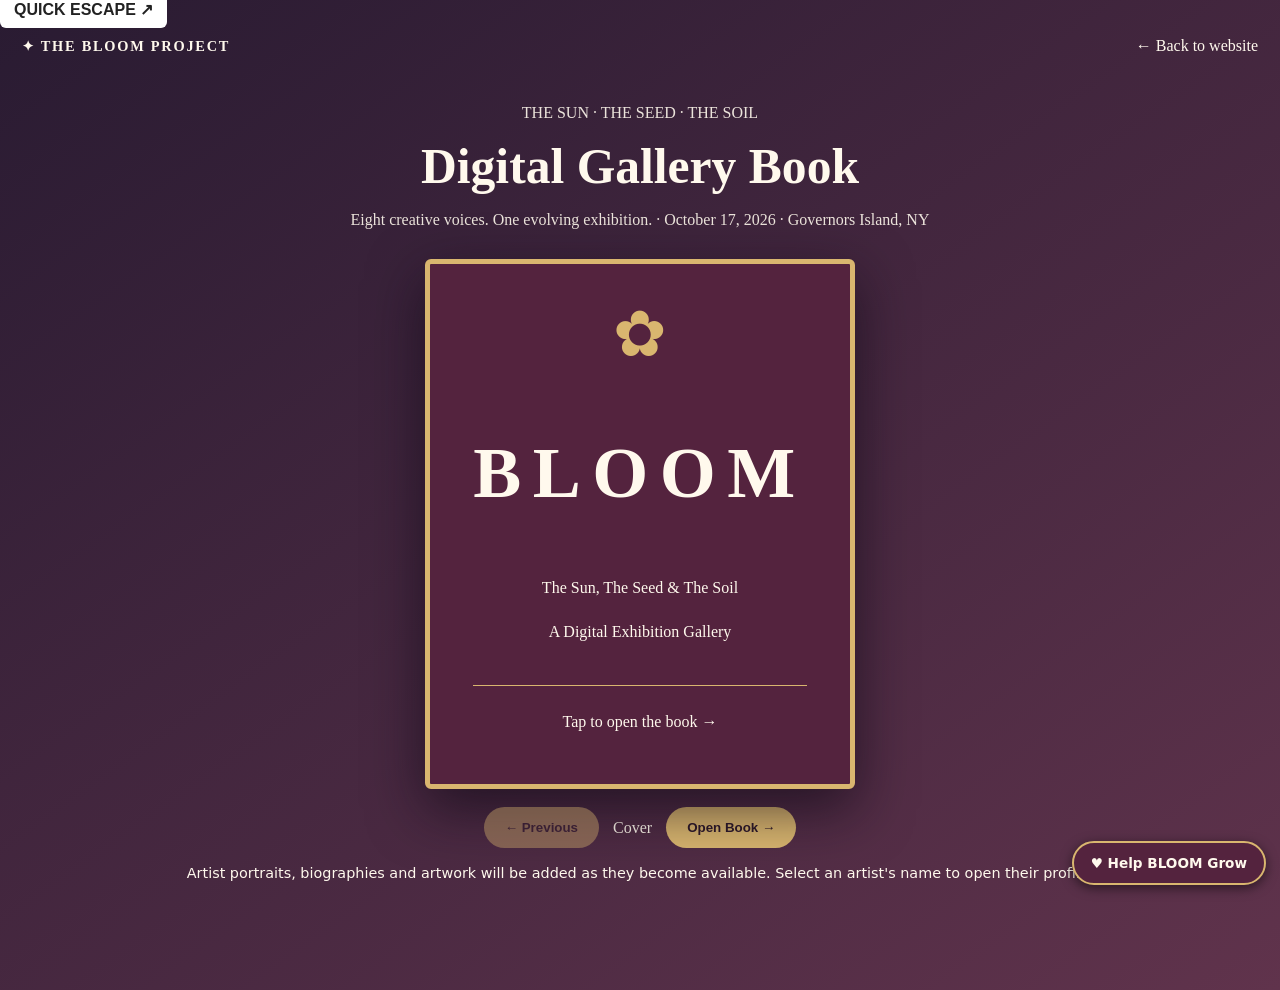
<file: gallery.html>
<!doctype html>
<html lang="en"><head><meta charset="utf-8"><meta name="viewport" content="width=device-width,initial-scale=1">
<title>The BLOOM Project | Digital Gallery Book</title>
<style>
.image-slot{width:100%;min-height:250px}.image-slot.art{min-height:330px}.image-slot img{display:block;width:100%;height:300px;object-fit:contain;background:#f2e9e5}.image-slot.art img{height:330px}.image-slot .placeholder{min-height:300px}.image-slot.art .placeholder{min-height:330px}dialog{max-height:88vh;overflow-y:auto}dialog .work{border-top:1px solid #cbb4a2;margin-top:20px;padding-top:20px}dialog .image-slot{max-width:340px}dialog p{line-height:1.65}dialog h3{margin-top:22px} @media(max-width:650px){.image-slot,.image-slot.art{min-height:190px}.image-slot img,.image-slot.art img{height:210px}.image-slot .placeholder,.image-slot.art .placeholder{min-height:210px}}

:root{--wine:#54233e;--purple:#432a56;--gold:#d9b66f;--paper:#fff9ed;--ink:#302338}
*{box-sizing:border-box}body{margin:0;background:linear-gradient(145deg,#291b32,#60334c);font-family:Georgia,serif;color:var(--paper);min-height:100vh}
header{padding:18px 22px;display:flex;justify-content:space-between;align-items:center;gap:12px;flex-wrap:wrap}a{color:inherit}header a{text-decoration:none}header strong{letter-spacing:.12em;font-size:.9rem}
main{max-width:1120px;margin:auto;padding:15px 16px 90px;text-align:center}h1{font-size:clamp(1.8rem,5vw,3.1rem);margin:.3em 0}.intro{opacity:.9}
.book-shell{perspective:1800px;margin:30px auto 18px;max-width:950px}.book{display:flex;min-height:470px;box-shadow:0 20px 55px #100916aa;border-radius:6px;overflow:hidden;transition:transform .5s ease;transform-origin:left center}.book.cover{max-width:430px;min-height:530px;background:var(--wine);border:5px solid var(--gold);margin:auto;display:flex;align-items:center;justify-content:center;cursor:pointer}.book.cover:hover{transform:rotateY(-7deg)}
.cover-inner{padding:28px}.flower{font-size:4rem;color:var(--gold)}.cover-inner h2{font-size:clamp(2.5rem,7vw,4.5rem);letter-spacing:.16em}.cover-inner p{line-height:1.7}.cover-inner .tap{border-top:1px solid var(--gold);padding-top:22px;margin-top:40px}
.page{width:50%;background:var(--paper);color:var(--ink);padding:clamp(18px,3vw,36px);text-align:left;display:flex;flex-direction:column;justify-content:center;position:relative}.page:first-child{border-right:1px solid #dcc9ae;box-shadow:inset -9px 0 16px #cabba344}.page:last-child{box-shadow:inset 9px 0 16px #cabba344}
.kicker{text-transform:uppercase;letter-spacing:.15em;font:700 .72rem system-ui;color:#82516b}.page h2{font-size:clamp(1.7rem,4vw,2.8rem);margin:.4em 0}.placeholder{border:2px dashed #b59b9f;background:#f2e9e5;color:#6d5b65;display:flex;flex-direction:column;align-items:center;justify-content:center;text-align:center;gap:8px;border-radius:4px;width:100%;font:600 .9rem system-ui;min-height:250px;padding:16px}.placeholder.art{min-height:330px}.placeholder span{font-size:2.4rem}.page button{border:0;background:var(--wine);color:white;border-radius:30px;padding:13px 20px;font-weight:700;cursor:pointer;margin-top:20px;align-self:flex-start}
.controls{display:flex;justify-content:center;align-items:center;gap:14px;flex-wrap:wrap}.controls button,.open-book{background:var(--gold);border:0;color:#2e1a2a;padding:13px 21px;border-radius:30px;font-weight:700;cursor:pointer}.controls button:disabled{opacity:.4;cursor:not-allowed}.support{position:fixed;right:14px;bottom:15px;background:var(--wine);border:2px solid var(--gold);border-radius:40px;padding:12px 17px;text-decoration:none;font:700 .85rem system-ui;z-index:5;box-shadow:0 3px 12px #0008}
dialog{border:2px solid var(--gold);border-radius:12px;max-width:600px;width:calc(100% - 32px);padding:28px;background:var(--paper);color:var(--ink)}dialog::backdrop{background:#130d18d9}dialog h2{font-size:2rem}.close{float:right;background:var(--wine);color:white;border:0;padding:9px 14px;border-radius:20px;cursor:pointer}.note{font: .9rem/1.6 system-ui}
@media(max-width:650px){.book{min-height:unset;display:block}.book.cover{min-height:450px}.page{width:100%;min-height:350px}.page:first-child{border-right:0;border-bottom:1px solid #dcc9ae}.placeholder{min-height:170px}.placeholder.art{min-height:230px}.support{bottom:10px;right:10px}main{padding-bottom:110px}}
@media(prefers-reduced-motion:reduce){.book{transition:none}}
</style></head><body>
<a href="https://www.google.com/" style="background:#fff;color:#222;padding:10px 14px;border-radius:6px;font-family:Arial,sans-serif;font-weight:bold;text-decoration:none;white-space:nowrap">QUICK ESCAPE ↗</a><header><a href="home.html"><strong>✦ THE BLOOM PROJECT</strong></a><a href="home.html">← Back to website</a></header>
<main><p class="intro">THE SUN · THE SEED · THE SOIL</p><h1>Digital Gallery Book</h1><p class="intro">Eight creative voices. One evolving exhibition. · October 17, 2026 · Governors Island, NY</p>
<div class="book-shell"><div id="book" class="book cover" role="region" aria-label="Digital exhibition book"></div></div>
<div class="controls"><button id="prev" type="button">← Previous</button><span id="count" aria-live="polite"></span><button id="next" type="button">Next →</button></div>
<p class="note">Artist portraits, biographies and artwork will be added as they become available. Select an artist's name to open their profile.</p>
</main>
<a class="support" href="support.html">♥ Help BLOOM Grow</a>
<dialog id="profile" aria-labelledby="profile-title"><button class="close" id="close" type="button">Close ✕</button><p class="kicker">Meet the Artist</p><h2 id="profile-title"></h2><div id="profile-content"></div></dialog>
<script>
const artists=[{"name": "Christine Smith-Thorpe", "short": "Christine", "slug": "christine", "bio": "Christine was always an artist and a scientist—she just didn't know it yet. After experiencing Domestic Violence herself, she has vowed to bring awareness to this important issue utilizing her art, public health, and leadership skills. She hails from Southeast Queens, New York and as a multidisciplinary artist and curator, she seeks to amplify the voices of marginalized people.", "contacts": ["Website: thebloomprojectnyc.org", "Email: luminouslifeworks@gmail.com", "Phone: 347-815-3886"], "portrait": "artists/20261017_084246.jpg", "works": [{"id": "001", "title": "Hidden Cycle (2026)", "medium": "Tempera, organza, textiles, and synthetic flowers on canvas, 95\" x 60\" (dimensions variable)", "price": "Inquire for Pricing", "image": "artworks/20261018_163446.jpg"}, {"id": "010", "title": "red light, green light (2026)", "medium": "Tempera and mbedded textile on Canvas 90\" x 60\"", "price": "$10,500", "image": "artworks/20261009_160534.jpg"}]}, {"name": "Kyra Clemons", "short": "Kyra", "slug": "kyra", "bio": "Kyra Clemons is a multidisciplinary collage artist and educator from Atlanta, Georgia, now based in Brooklyn, New York. Her work explores identity, memory, and fragmented narratives, centering the experiences of women often excluded from mainstream histories through layered visual storytelling and found materials.", "contacts": ["Website: Tosistersinwisdom.com", "Instagram: @tosistersinwisdom / @tosistersinart", "Email: tosistersinwisdom@gmail.com"], "portrait": "artists/IMG_4893.jpeg", "works": [{"id": "003", "title": "“Carrying What the Water Remembered” (Part 1) (2026)", "medium": "3D Collage, Mixed media on Wooden Panel with Resin finish, 24\" x 24\" x 1 ½ in\"", "price": "Inquire for Pricing", "image": "artworks/Clemons_Kyra_CarryingWhattheWaterRemembered(Part1).JPG"}, {"id": "005", "title": "“Carrying What the Water Remembered” (Part 2) (2026)", "medium": "3D Collage, Mixed media on Wooden Panel with Resin finish, 24\" x 24\" x 1 ½ in\"", "price": "Inquire for Pricing", "image": "artworks/Clemons_Kyra_CarryingWhattheWaterRemembered(Part2).JPG"}]}, {"name": "Natali Bravo-Barbee", "short": "Natali", "slug": "natali", "bio": "Natali Bravo-Barbee (b. 1983, Córdoba, Argentina) is an Argentine-born, New York City–based photo-based artist whose work explores memory, migration, motherhood, gender-based violence, and the politics of remembrance through photography and historic alternative processes. Her interdisciplinary installations draw from archival research and personal histories, bridging documentary, sculpture, and social practice. She holds an MFA from The City College of New York and a BA from Hunter College, and her work has been exhibited at institutions including the Griffin Museum of Photography, Mattatuck Museum, John Jay College’s Shiva Gallery, and The Halide Project.", "contacts": ["Website: natalibarbee.com", "Instagram: @barbee_bravo"], "portrait": "artists/NataliBravoBarbee_headshot2025 copy.jpg", "works": [{"id":"004","title":"Constellation Flower (2023)","medium":"Cyanotype photographic prints, watercolor paper, glue; 36 x 36 x 4.5 in; frame included","price":"$6,500","image":"artworks/05_NataliBravo_Barbee.jpg"}, {"id": "013", "title": "La Flor de Ana (2023)", "medium": "Cyanotype photographic prints, wire, Spanish moss, glass cloche and vinyl letters; 8.5 x 4.5 x 4.5 in", "price": "$950", "image": "artworks/NataliBravoBarbee_Ana's_Flower_2023.jpg"}, {"id": "017", "title": "Sitting with Femicide (femicide chair) (2023)", "medium": "Wooden chair and spray paint; 37 x 17 x 17 in", "price": "$300", "image": "artworks/Bravo_Barbee_Natali_Chair_1.jpg"}]}, {"name": "James McGhee", "short": "James", "slug": "james", "bio": "Hailing from Queens, New York, James McGhee is a multidisciplinary artist with an educational background in graphic design and graphic narrative, specializing in visual storytelling and creative expression. In 2009, the artist reached an early career milestone when their artwork was auctioned at the historic Puck Building in New York City. Drawing inspiration from culture, personal experiences, and visual narratives, the artist continues to develop a distinctive creative identity.", "contacts": ["Email: jamesalainmcgee@gmail.com"], "portrait": "artists/IMG_20261022_191511.jpg", "works": [{"id": "006", "title": "Girl in Red Bandana (2017)", "medium": "COPIC markers on Bristol board; 14 x 17 in", "price": "$300", "image": "artworks/IMG_20261022_214717.jpg"}, {"id": "014", "title": "Gravity & Hope (2017)", "medium": "COPIC markers on Bristol board; 14 x 17 in", "price": "$300", "image": "artworks/IMG_20261022_214711.jpg"}]}, {"name": "Jane Adhi", "short": "Jane", "slug": "jane", "bio": "Through heavy strokes of oil, Jane Adhi creates chairs that stand in for the presence of loved ones, candles that call in comfort, and vases that express the capacity we long to hold. Drawing from her Kenyan Luo heritage, she creates a contemporary visual language rooted in material memory, hairitage, and the sacredness of gathering at the table.", "contacts": ["Website: Info@JaneAdhi.com"], "portrait": "artists/imagejpeg_0 (2).jpg", "works": [{"id": "011", "title": "Iweya (2026)", "medium": "Oil on Canvas, 24\" x 20\" x 1.5 in\"", "price": "$2,700", "image": "artworks/Iweya 20x24 A.PNG"}]}, {"name": "Eman Rimawi-Doster", "short": "Eman", "slug": "eman", "bio": "Eman Rimawi-Doster (she/her/hers) is a Black and Palestinian woman, born in New York City. She’s dedicated to advancing marginalized communities, using art, writing, fashion, creativity, and organizing, as tools for change. She is also the funniest person you’ll ever meet.", "contacts": ["Website: www.DiversityIncludesDisability.org"], "portrait": "artists/Screenshot_20261017_111813_WhatsApp.jpg", "works": [{"id": "002", "title": "Resolute Pheonix (2026)", "medium": "Acrylic & Oil on Canvas, 24\" x 36\"", "price": "$500", "image": "artworks/IMG_1133.jpeg"}, {"id": "009", "title": "Pheonix Awoken (2026)", "medium": "Acrylic & Oil on Canvas, 24\" x 36\"", "price": "$500", "image": "artworks/IMG-20260922-WA0012(1).jpg"}]}, {"name": "Zero", "short": "Zero", "slug": "zero", "bio": "黎珈璐 [lí-jiā-lù] is formerly known as “Lydia”, and now “Zero”. They are a matriarchal storyteller, an actor in theatre, film and voice over, and an interdisciplinary artist rooted in movement practices. They are a survivor of rape in an ongoing series of intimate-partner and gender-based violence.", "contacts": ["Website: lijialu-zero.com"], "portrait": "artists/IMG-20260926-WA0007.jpg", "works": [{"id": "015", "title": "Snake 1 (2025)", "medium": "Coffee grounds, tea leaves, sunflower petals, rose petals, oak tree leaves, acorns, incense ashes, moxa ashes, paper ashes, hair, bird feather, 6\" x 18\" x 8\" in; 350 grams", "price": "Inquire for Pricing", "image": "artworks/20261001_164741.jpg"}, {"id": "016", "title": "Snake 3 (2026)", "medium": "Ceramic, 6\" x 8\" x 8\" in; 1077.8 grams", "price": "Inquire for Pricing", "image": "artworks/nǔwā_snake3_a.jpeg"}]}, {"name": "Raquel Rivera", "short": "Raquel", "slug": "raquel", "bio": "Raquel Rivera (EsuDina) is a Bronx-born Puerto Rican multidisciplinary artist and initiated Orisha Priestess based in Gettysburg, Pennsylvania. Her original artwork becomes wearable art, books, oracle decks, music, and interactive experiences, bringing Orisha stories, ancestors, and culture into everyday life.", "contacts": ["Website: abukenke.art", "Instagram: @arte_abukenke", "Email: esudina@abukenke.art"], "portrait": "artists/me 1.jpg", "works": [{"id": "008", "title": "Healing Process: For the Kids (2026)", "medium": "Watercolor, 16\" x 20\"", "price": "$1690.21", "image": "artworks/Healing Process For the Kids.jpg"},{"id": "007", "title": "Healing Process (2024)", "medium": "Bronze Frame, 3\" x 4\"", "price": "$444.21", "image": "artworks/Healing Process.jpg"}]}];
let index=-1;
const book=document.getElementById('book'),count=document.getElementById('count'),prev=document.getElementById('prev'),next=document.getElementById('next'),dialog=document.getElementById('profile');
const esc=s=>String(s).replace(/[&<>"']/g,c=>({'&':'&amp;','<':'&lt;','>':'&gt;','"':'&quot;',"'":'&#39;'}[c]));
function photo(src,alt,cls=''){
 return `<div class="image-slot ${cls}"><img src="${esc(src)}" alt="${esc(alt)}" loading="lazy" onerror="this.style.display='none';this.nextElementSibling.style.display='flex'" onload="this.nextElementSibling.style.display='none'"><div class="placeholder ${cls}" style="display:none"><span>✿</span>${cls==='art'?'Artwork photograph coming soon':'Artist portrait coming soon'}</div></div>`;
}
function render(){
 if(index<0){book.className='book cover';book.innerHTML='<div class="cover-inner"><div class="flower">✿</div><h2>BLOOM</h2><p>The Sun, The Seed &amp; The Soil</p><p>A Digital Exhibition Gallery</p><p class="tap">Tap to open the book →</p></div>';book.onclick=()=>{index=0;render()};count.textContent='Cover';}
 else if(index<artists.length){let a=artists[index];book.className='book';book.onclick=null;book.innerHTML=`<div class="page"><p class="kicker">Artist ${index+1} of ${artists.length}</p>${photo(a.portrait,'Portrait of '+a.name)}<h2>${esc(a.name)}</h2><button type="button" id="meet">Meet ${esc(a.short)} →</button></div><div class="page"><p class="kicker">Featured artwork</p>${photo(a.works[0].image,'Artwork by '+a.name,'art')}<h2>${esc(a.works[0].title)}</h2><p>${esc(a.works[0].medium)}</p><p>${esc(a.works[0].price)}</p>${a.works.length>1?'<p class="note">Additional artwork in artist profile</p>':''}</div>`;document.getElementById('meet').onclick=()=>openProfile(a);count.textContent=`${index+1} / ${artists.length}`;}
 else {book.className='book';book.onclick=null;book.innerHTML='<div class="page"><p class="kicker">Thank you</p><h2>Every story deserves to be seen.</h2><p>Thank you for exploring the artists of The BLOOM Project.</p></div><div class="page"><p class="kicker">Keep BLOOM Growing</p><h2>Art. Healing. Advocacy.</h2><p>Learn more about contributing or becoming a sponsor.</p><p><a href="support.html">Help BLOOM Grow →</a></p></div>';count.textContent='Closing pages';}
 prev.disabled=index===-1;next.disabled=index===artists.length;next.textContent=index===-1?'Open Book →':index===artists.length-1?'Closing Pages →':'Next →';
}
function openProfile(a){document.getElementById('profile-title').textContent=a.name;document.getElementById('profile-content').innerHTML=photo(a.portrait,'Portrait of '+a.name)+`<h3>Biography</h3><p>${esc(a.bio)}</p><h3>Featured artwork</h3>`+a.works.map(w=>`<div class="work">${photo(w.image,w.title,'art')}<h4>${esc(w.title)}</h4><p>${esc(w.medium)}</p><p><strong>Price:</strong> ${esc(w.price)}</p></div>`).join('')+`<h3>Artist contacts</h3>`+a.contacts.map(c=>`<p>${esc(c)}</p>`).join('');dialog.showModal()}
prev.onclick=()=>{index--;render()};next.onclick=()=>{index++;render()};document.getElementById('close').onclick=()=>dialog.close();dialog.addEventListener('click',e=>{if(e.target===dialog)dialog.close()});document.addEventListener('keydown',e=>{if(dialog.open)return;if(e.key==='ArrowRight'&&!next.disabled)next.click();if(e.key==='ArrowLeft'&&!prev.disabled)prev.click()});render();
</script></body></html>
</file>
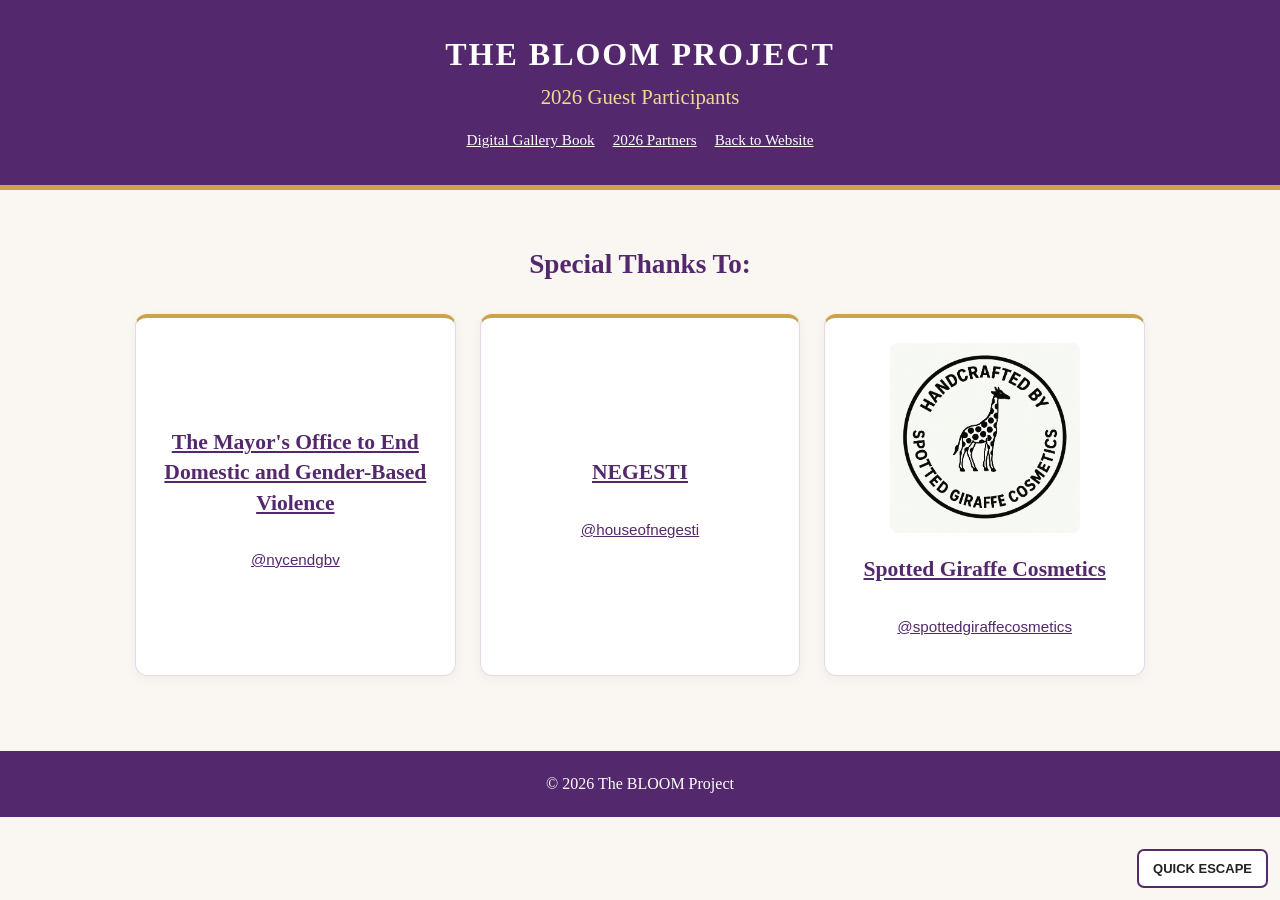
<file: guest-participants-2026.html>
<!DOCTYPE html>
<html lang="en">
<head>
<meta charset="UTF-8">
<meta name="viewport" content="width=device-width, initial-scale=1">
<title>Guest Participants — Special Thanks | The BLOOM Project</title>
<style>
*{box-sizing:border-box}
body{margin:0;font-family:Georgia,serif;background:#faf6f1;color:#302039}
header{background:#54286c;color:#fff;text-align:center;padding:36px 18px;border-bottom:5px solid #c9a34e}
header h1{margin:0;font-size:2rem;letter-spacing:2px}
header p{color:#f0d995;margin:12px 0 0;font-size:1.3rem}
nav{display:flex;justify-content:center;gap:18px;flex-wrap:wrap;margin-top:22px}
nav a{color:#fff;text-decoration:underline;font-size:.95rem}
main{max-width:1050px;margin:auto;padding:36px 20px 75px}
.intro{text-align:center;margin:0 auto 34px}
.intro h2{color:#54286c;font-size:1.7rem}
.grid{display:grid;grid-template-columns:repeat(auto-fit,minmax(240px,1fr));gap:24px}
.guest{background:#fff;border:1px solid #e5d8e9;border-top:4px solid #c9a34e;border-radius:12px;padding:25px 18px;text-align:center;box-shadow:0 3px 12px #0000000b;display:flex;flex-direction:column;justify-content:center;align-items:center;min-height:260px}
.guest h2{color:#54286c;font-size:1.35rem;line-height:1.4}
.guest a{color:#54286c}
.guest img{width:100%;max-width:230px;height:190px;object-fit:contain;border-radius:8px}
.handle{font-family:Arial,sans-serif;font-size:.95rem}
footer{text-align:center;padding:24px;background:#54286c;color:#fff}
.escape{position:fixed;right:12px;bottom:12px;background:#fff;color:#222;border:2px solid #54286c;padding:10px 14px;border-radius:7px;font:700 13px Arial,sans-serif;text-decoration:none;z-index:100}
</style>
</head>
<body>
<header>
<h1>THE BLOOM PROJECT</h1>
<p>2026 Guest Participants</p>
<nav>
<a href="gallery.html">Digital Gallery Book</a>
<a href="partners-2026.html">2026 Partners</a>
<a href="home.html">Back to Website</a>
</nav>
</header>
<main>
<div class="intro">
<h2>Special Thanks To:</h2>
</div>
<section class="grid">
<article class="guest">
<h2><a href="https://www.instagram.com/nycendgbv/" target="_blank" rel="noopener noreferrer">The Mayor's Office to End Domestic and Gender-Based Violence</a></h2>
<p class="handle"><a href="https://www.instagram.com/nycendgbv/" target="_blank" rel="noopener noreferrer">@nycendgbv</a></p>
</article>
<article class="guest">
<h2><a href="https://www.instagram.com/houseofnegesti/" target="_blank" rel="noopener noreferrer">NEGESTI</a></h2>
<p class="handle"><a href="https://www.instagram.com/houseofnegesti/" target="_blank" rel="noopener noreferrer">@houseofnegesti</a></p>
</article>
<article class="guest">
<a href="https://www.instagram.com/spottedgiraffecosmetics/" target="_blank" rel="noopener noreferrer">
<img src="StephanieSpotted.png" alt="Spotted Giraffe Cosmetics">
</a>
<h2><a href="https://www.instagram.com/spottedgiraffecosmetics/" target="_blank" rel="noopener noreferrer">Spotted Giraffe Cosmetics</a></h2>
<p class="handle"><a href="https://www.instagram.com/spottedgiraffecosmetics/" target="_blank" rel="noopener noreferrer">@spottedgiraffecosmetics</a></p>
</article>
</section>
</main>
<footer>© 2026 The BLOOM Project</footer>
<a class="escape" href="https://www.google.com/" rel="noopener noreferrer">QUICK ESCAPE</a>
</body>
</html>
</file>
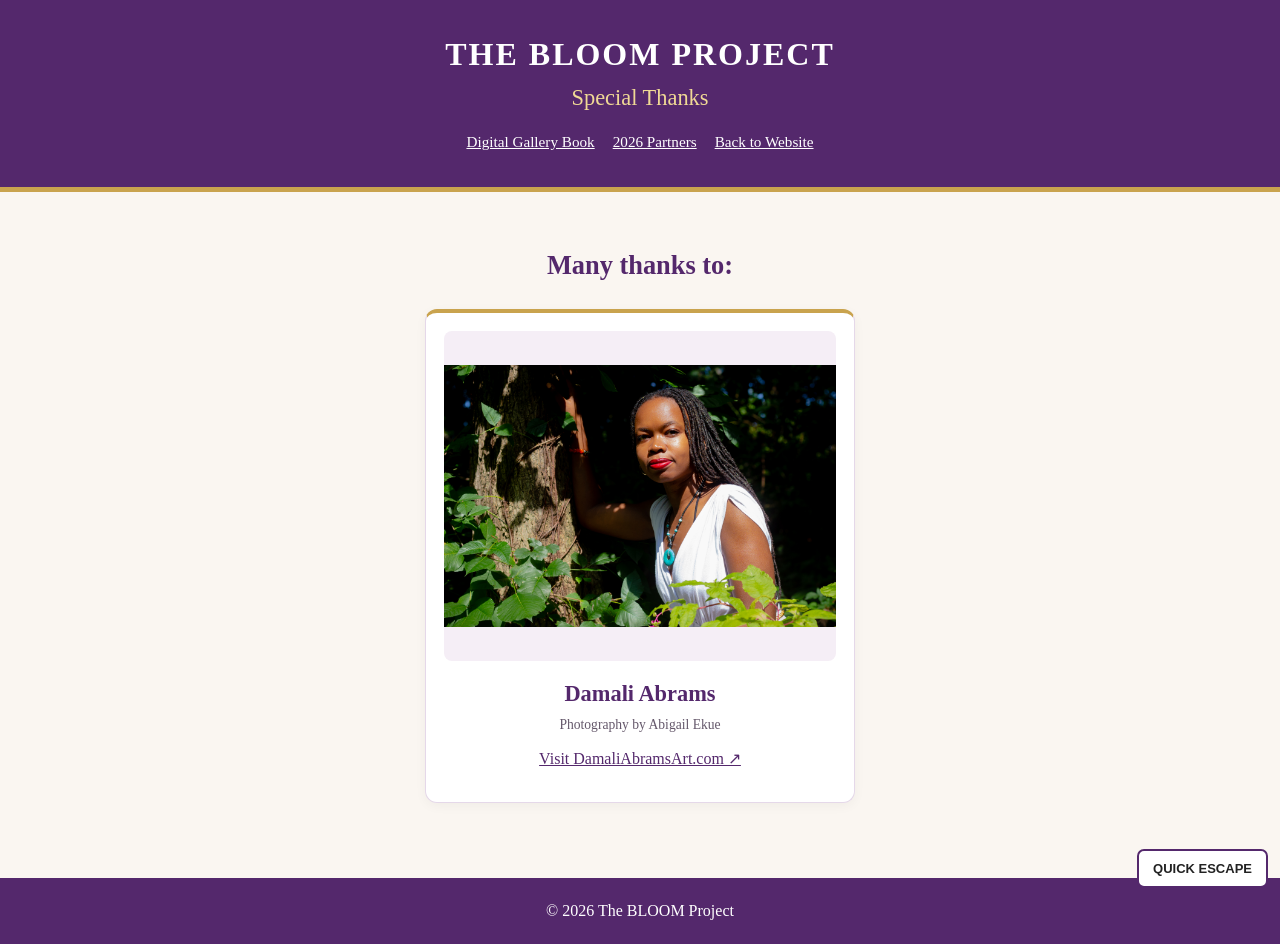
<file: guests-2026.html>
<!DOCTYPE html>
<html lang="en">
<head>
<meta charset="UTF-8">
<meta name="viewport" content="width=device-width, initial-scale=1">
<title>Special Thanks | The BLOOM Project</title>
<style>
*{box-sizing:border-box}
body{margin:0;font-family:Georgia,serif;background:#faf6f1;color:#302039}
header{background:#54286c;color:#fff;text-align:center;padding:36px 18px;border-bottom:5px solid #c9a34e}
header h1{margin:0;font-size:2rem;letter-spacing:2px}
header p{color:#f0d995;margin:12px 0 0;font-size:1.4rem}
nav{display:flex;justify-content:center;gap:18px;flex-wrap:wrap;margin-top:22px}
nav a{color:white;text-decoration:underline;font-size:.95rem}
main{max-width:1050px;margin:auto;padding:36px 20px 75px}
.intro{text-align:center;margin:0 auto 28px}
.intro h2{color:#54286c;font-size:1.65rem}
.grid{display:grid;grid-template-columns:repeat(auto-fit,minmax(240px,1fr));gap:24px;max-width:430px;margin:auto}
.guest{background:#fff;border:1px solid #e5d8e9;border-top:4px solid #c9a34e;border-radius:12px;padding:18px;text-align:center;box-shadow:0 3px 12px #0000000b}
.guest img{width:100%;height:330px;object-fit:contain;border-radius:8px;background:#f5eef6}
.guest h2{color:#54286c;font-size:1.4rem;margin:16px 0 8px}
.guest a{color:#54286c}
.credit{font-size:.85rem;color:#65586b;margin:10px 0}
footer{text-align:center;padding:24px;background:#54286c;color:#fff}
.escape{position:fixed;right:12px;bottom:12px;background:#fff;color:#222;border:2px solid #54286c;padding:10px 14px;border-radius:7px;font:700 13px Arial,sans-serif;text-decoration:none;z-index:100}
</style>
</head>
<body>
<header>
<h1>THE BLOOM PROJECT</h1>
<p>Special Thanks</p>
<nav>
<a href="gallery.html">Digital Gallery Book</a>
<a href="partners-2026.html">2026 Partners</a>
<a href="home.html">Back to Website</a>
</nav>
</header>
<main>
<div class="intro">
<h2>Many thanks to:</h2>
</div>
<section class="grid">
<article class="guest">
<a href="https://DamaliAbramsArt.com" target="_blank" rel="noopener noreferrer">
<img src="DamaliAbramsxAbigailEkue-1253%20%281%29.jpg" alt="Portrait of Damali Abrams">
</a>
<h2>Damali Abrams</h2>
<p class="credit">Photography by Abigail Ekue</p>
<p><a href="https://DamaliAbramsArt.com" target="_blank" rel="noopener noreferrer">Visit DamaliAbramsArt.com ↗</a></p>
</article>
</section>
</main>
<footer>© 2026 The BLOOM Project</footer>
<a class="escape" href="https://www.google.com/" rel="noopener noreferrer">QUICK ESCAPE</a>
</body>
</html>
</file>
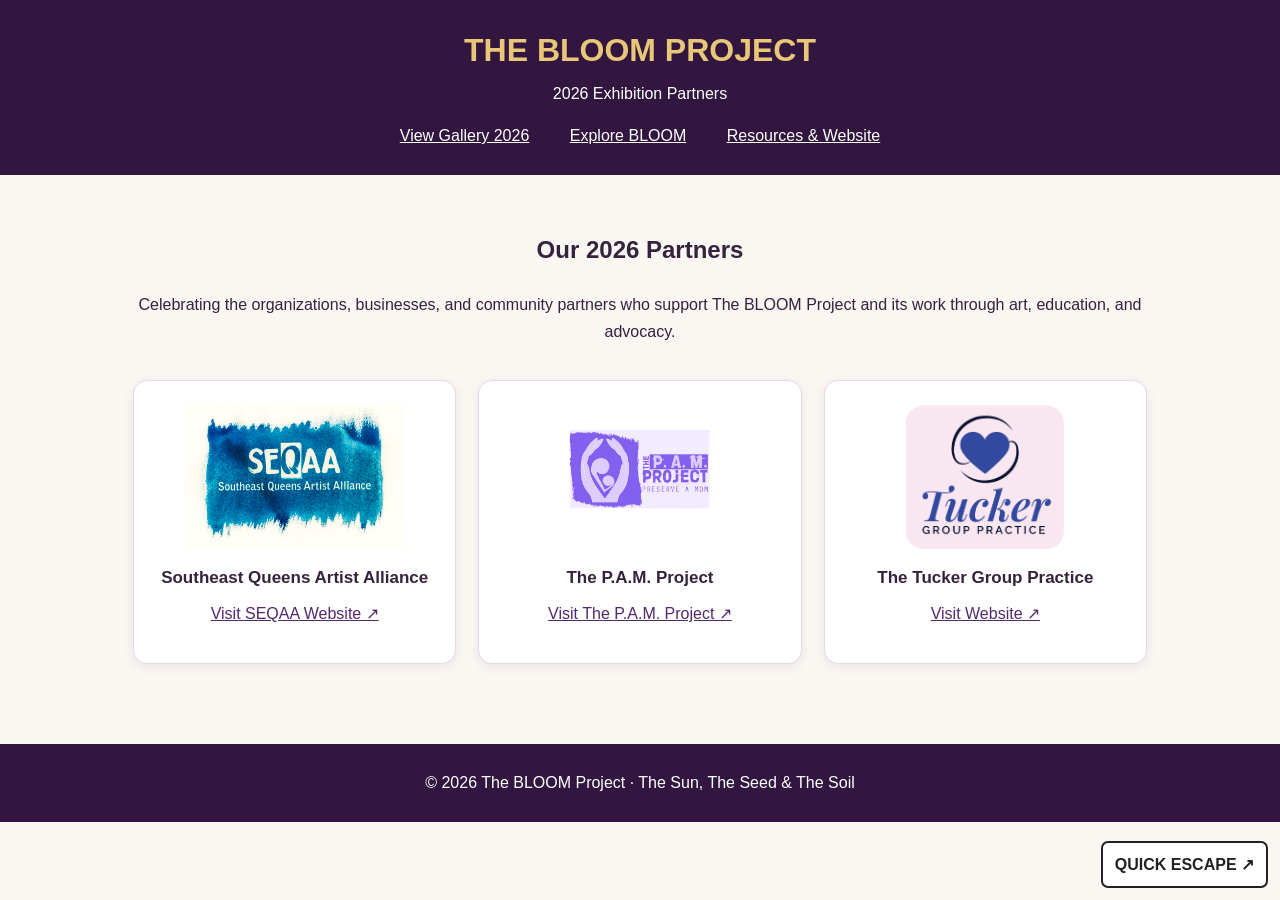
<file: partners-2026.html>
<!DOCTYPE html>
<html lang="en">
<head>
<meta charset="UTF-8">
<meta name="viewport" content="width=device-width, initial-scale=1">
<title>2026 Partners | The BLOOM Project</title>
<style>
*{box-sizing:border-box}
body{margin:0;background:#faf6f2;color:#35223d;font-family:Arial,sans-serif}
header{background:#32163f;color:white;padding:22px;text-align:center}
header h1{color:#e8c878;margin:10px 0}
nav a{color:white;margin:0 10px;display:inline-block;padding:8px}
main{max-width:1050px;margin:auto;padding:35px 18px}
.intro{text-align:center;line-height:1.7;margin-bottom:35px}
.grid{display:grid;grid-template-columns:repeat(auto-fit,minmax(190px,1fr));gap:22px}
.partner{background:white;border:1px solid #e5d8e7;border-radius:14px;padding:24px;text-align:center;box-shadow:0 3px 12px #32163f12}
.partner img{width:100%;height:145px;object-fit:contain}
.partner h2{font-size:17px}
.partner a{color:#54286c}
.placeholder{height:145px;display:grid;place-items:center;color:#85658c;border:1px dashed #c9b2cc;border-radius:8px}
footer{text-align:center;padding:30px;background:#32163f;color:white;margin-top:45px}
.escape{position:fixed;right:12px;bottom:12px;background:white;color:#222;padding:12px;border:2px solid #222;border-radius:7px;font-weight:bold;text-decoration:none;z-index:1000}
</style>
</head>
<body>
<header>
<h1>THE BLOOM PROJECT</h1>
<p>2026 Exhibition Partners</p>
<nav>
<a href="gallery.html">View Gallery 2026</a>
<a href="home.html">Explore BLOOM</a>
<a href="home.html">Resources & Website</a>
</nav>
</header>
<main>
<section class="intro">
<h1>Our 2026 Partners</h1>
<p>Celebrating the organizations, businesses, and community partners who support The BLOOM Project and its work through art, education, and advocacy.</p>
</section>
<section class="grid">
<article class="partner">
<a href="https://www.seqaa.org/seqaa" target="_blank" rel="noopener noreferrer">
<img src="SEQAA_Logo_cyanotype.jpg" alt="Southeast Queens Artist Alliance logo">
</a>
<h2>Southeast Queens Artist Alliance</h2>
<p><a href="https://www.seqaa.org/seqaa" target="_blank" rel="noopener noreferrer">Visit SEQAA Website ↗</a></p>
</article>
<article class="partner">
<a href="https://share.google/ivifHnlSEy0DeewcO" target="_blank" rel="noopener noreferrer">
<img src="The PAM Project Full Logo DV.png" alt="The P.A.M. Project logo">
</a>
<h2>The P.A.M. Project</h2>
<p><a href="https://share.google/ivifHnlSEy0DeewcO" target="_blank" rel="noopener noreferrer">Visit The P.A.M. Project ↗</a></p>
</article>
<article class="partner">
<a href="https://www.tuckergrouppractice.com/" target="_blank" rel="noopener noreferrer">
<img src="IMG_0839.png" alt="The Tucker Group Practice logo">
</a>
<h2>The Tucker Group Practice</h2>
<p><a href="https://www.tuckergrouppractice.com/" target="_blank" rel="noopener noreferrer">Visit Website ↗</a></p>
</article>
</section>
</main>
<footer>© 2026 The BLOOM Project · The Sun, The Seed & The Soil</footer>
<a class="escape" href="https://www.google.com/">QUICK ESCAPE ↗</a>
</body>
</html>
</file>
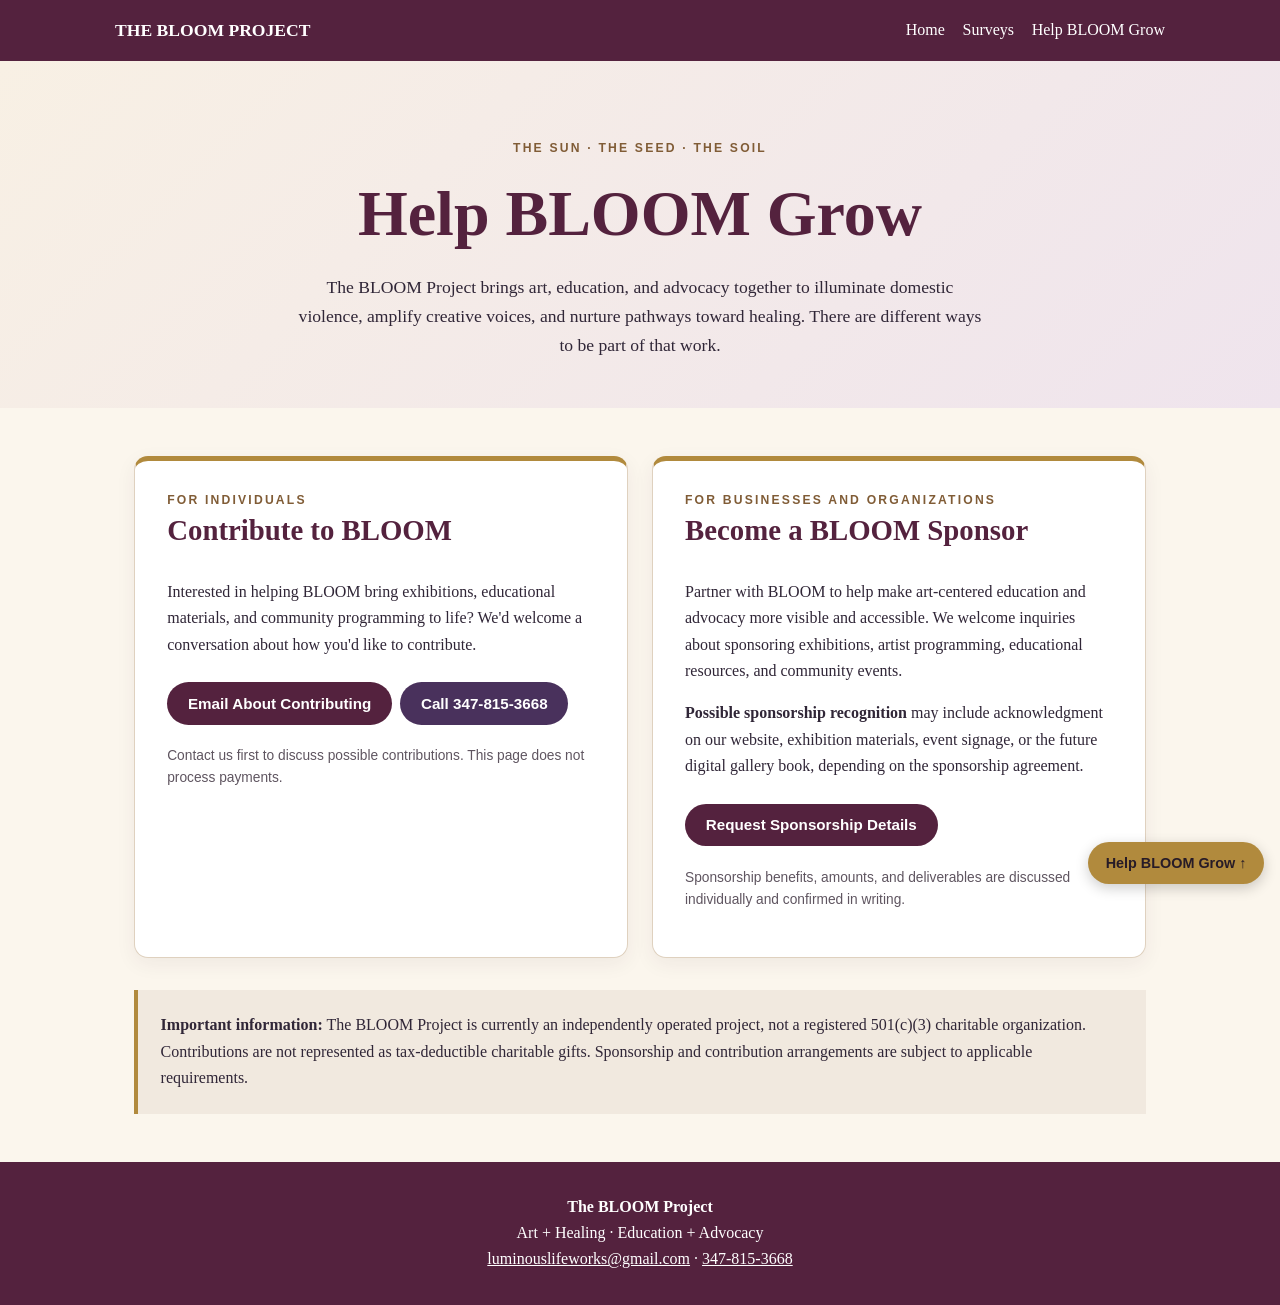
<file: support.html>
<!doctype html>
<html lang="en">
<head>
<meta charset="utf-8"><meta name="viewport" content="width=device-width, initial-scale=1">
<title>Help BLOOM Grow | The BLOOM Project</title>
<meta name="description" content="Explore ways to contribute to or sponsor The BLOOM Project's art, education and advocacy work.">
<style>
:root{--wine:#54223e;--purple:#49315c;--gold:#b18a3d;--cream:#fbf6ed;--ink:#302637}*{box-sizing:border-box}body{margin:0;background:var(--cream);color:var(--ink);font-family:Georgia,'Times New Roman',serif;line-height:1.65}a{color:var(--wine)}a:focus-visible{outline:3px solid var(--gold);outline-offset:4px}.top{background:var(--wine);color:white;padding:1rem max(1.2rem,calc((100% - 1050px)/2));display:flex;justify-content:space-between;align-items:center;gap:1rem;flex-wrap:wrap}.top a{color:white;text-decoration:none}.top .brand{font-weight:bold;font-size:1.1rem}.nav{display:flex;gap:1.1rem;flex-wrap:wrap}.nav a:hover{text-decoration:underline}.hero{text-align:center;padding:5rem 1.2rem 3rem;background:linear-gradient(135deg,#f8f0e4,#efe4ed)}.eyebrow{text-transform:uppercase;letter-spacing:.18em;font:700 .76rem Arial,sans-serif;color:#805c36}h1{font-size:clamp(2.4rem,6vw,4rem);color:var(--wine);margin:.4rem 0}h2{color:var(--wine);font-size:1.8rem;margin-top:0}.intro{max-width:690px;margin:auto;font-size:1.1rem}.container{max-width:1050px;margin:auto;padding:3rem 1.2rem}.cards{display:grid;grid-template-columns:repeat(auto-fit,minmax(min(100%,310px),1fr));gap:1.5rem}.card{background:white;border:1px solid #dfd1bf;border-top:5px solid var(--gold);border-radius:14px;padding:2rem;box-shadow:0 6px 20px #39223c10}.button{display:inline-block;background:var(--wine);color:white!important;text-decoration:none;padding:.8rem 1.3rem;border-radius:50px;font:700 .95rem Arial,sans-serif;margin:.5rem .5rem .3rem 0}.button.secondary{background:var(--purple)}.small{font: .86rem/1.6 Arial,sans-serif;color:#5f5560}.details{margin-top:2rem;padding:1.4rem;border-left:4px solid var(--gold);background:#f1e9df}footer{background:var(--wine);color:white;text-align:center;padding:2rem 1rem}footer a{color:white}.sticky{position:fixed;bottom:1rem;right:1rem;background:var(--gold);color:#271b27;text-decoration:none;padding:.8rem 1.1rem;border-radius:50px;font:700 .9rem Arial,sans-serif;box-shadow:0 4px 14px #0003;z-index:10}@media(max-width:550px){.hero{padding:3.5rem 1rem 2.5rem}.card{padding:1.4rem}.sticky{bottom:.7rem;right:.7rem}}
</style>
</head>
<body>
<header class="top"><a class="brand" href="index.html">THE BLOOM PROJECT</a><nav class="nav" aria-label="Main navigation"><a href="index.html">Home</a><a href="surveys.html">Surveys</a><a href="support.html" aria-current="page">Help BLOOM Grow</a></nav></header>
<main>
<section class="hero"><div class="eyebrow">The Sun · The Seed · The Soil</div><h1>Help BLOOM Grow</h1><p class="intro">The BLOOM Project brings art, education, and advocacy together to illuminate domestic violence, amplify creative voices, and nurture pathways toward healing. There are different ways to be part of that work.</p></section>
<div class="container"><div class="cards">
<section class="card" id="contribute"><div class="eyebrow">For individuals</div><h2>Contribute to BLOOM</h2><p>Interested in helping BLOOM bring exhibitions, educational materials, and community programming to life? We'd welcome a conversation about how you'd like to contribute.</p><p><a class="button" href="mailto:luminouslifeworks@gmail.com?subject=Contributing%20to%20The%20BLOOM%20Project">Email About Contributing</a><a class="button secondary" href="tel:+13478153668">Call 347-815-3668</a></p><p class="small">Contact us first to discuss possible contributions. This page does not process payments.</p></section>
<section class="card" id="sponsor"><div class="eyebrow">For businesses and organizations</div><h2>Become a BLOOM Sponsor</h2><p>Partner with BLOOM to help make art-centered education and advocacy more visible and accessible. We welcome inquiries about sponsoring exhibitions, artist programming, educational resources, and community events.</p><p><strong>Possible sponsorship recognition</strong> may include acknowledgment on our website, exhibition materials, event signage, or the future digital gallery book, depending on the sponsorship agreement.</p><p><a class="button" href="mailto:luminouslifeworks@gmail.com?subject=BLOOM%20Sponsorship%20Inquiry&body=Organization%3A%0AContact%20name%3A%0AEmail%2Fphone%3A%0AInterested%20program%20or%20event%3A%0AProposed%20support%3A%0A">Request Sponsorship Details</a></p><p class="small">Sponsorship benefits, amounts, and deliverables are discussed individually and confirmed in writing.</p></section>
</div>
<aside class="details"><strong>Important information:</strong> The BLOOM Project is currently an independently operated project, not a registered 501(c)(3) charitable organization. Contributions are not represented as tax-deductible charitable gifts. Sponsorship and contribution arrangements are subject to applicable requirements.</aside>
</div>
</main>
<footer><strong>The BLOOM Project</strong><div>Art + Healing · Education + Advocacy</div><div><a href="mailto:luminouslifeworks@gmail.com">luminouslifeworks@gmail.com</a> · <a href="tel:+13478153668">347-815-3668</a></div></footer>
<a class="sticky" href="#contribute" aria-label="Explore ways to help BLOOM grow">Help BLOOM Grow ↑</a>
</body></html>
</file>
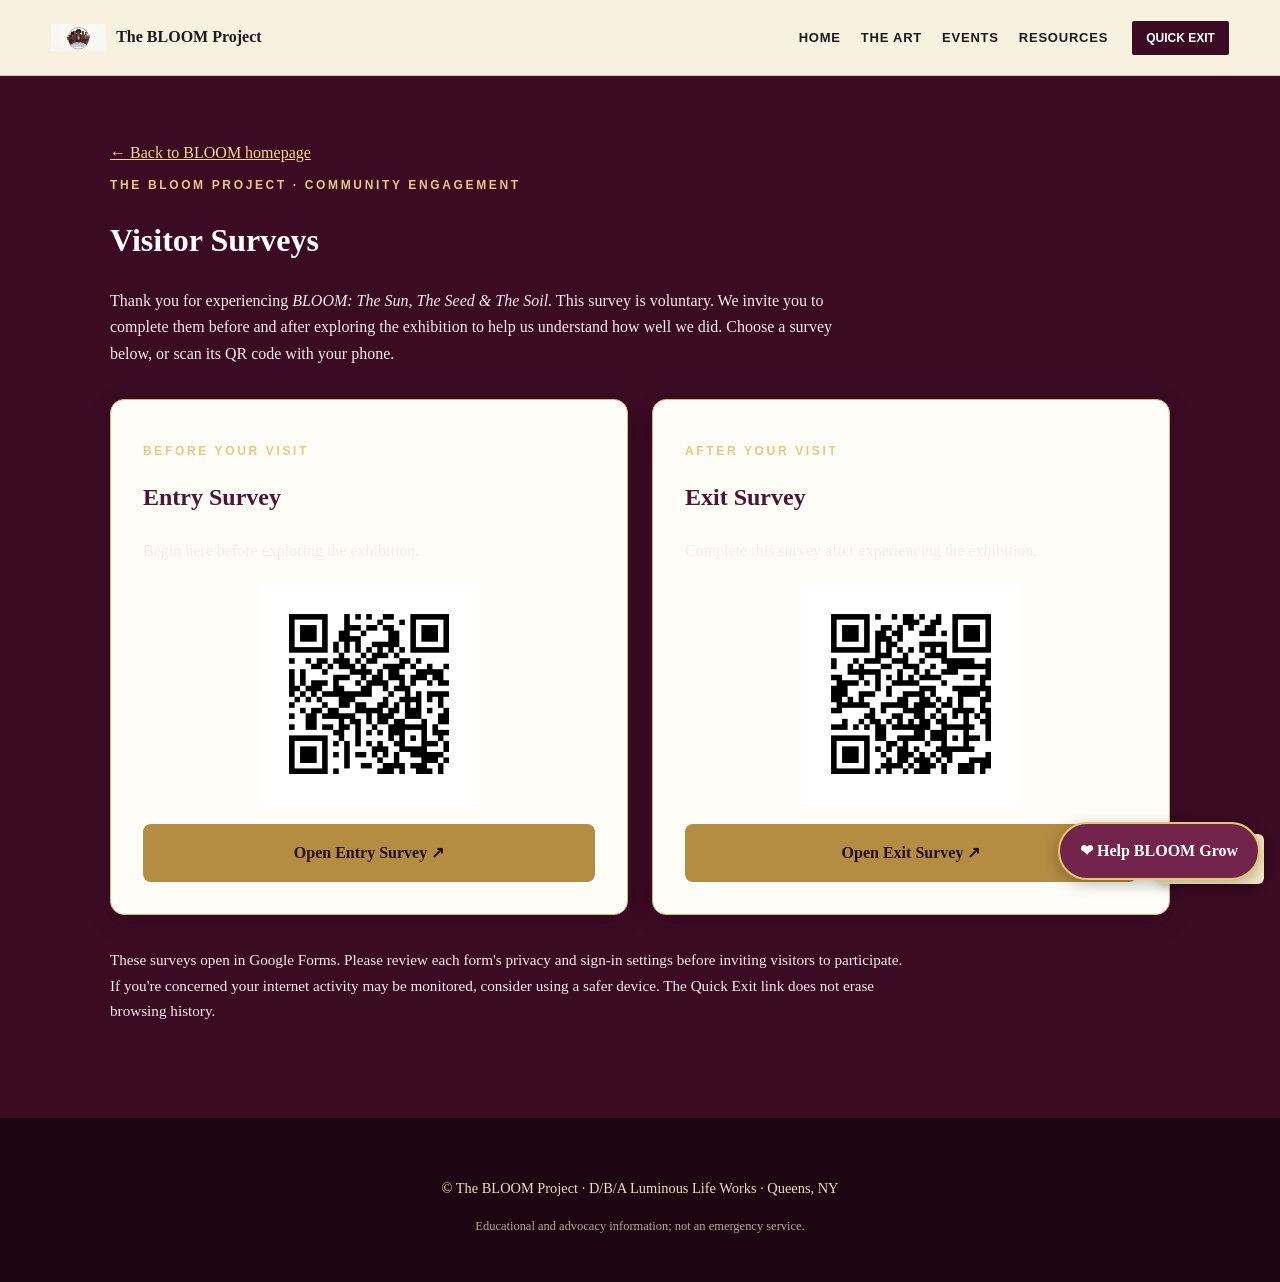
<file: surveys.html>
<!doctype html><html lang="en"><head><meta charset="utf-8"><meta name="viewport" content="width=device-width,initial-scale=1"><meta name="description" content="Entry and exit visitor surveys for The BLOOM Project exhibition."><title>Visitor Surveys | The BLOOM Project</title><link rel="stylesheet" href="styles.css"><style>
.survey-wrap{max-width:1100px;margin:auto;padding:4rem 1.25rem 5rem}.survey-intro{max-width:750px;margin-bottom:2rem}.survey-grid{display:grid;grid-template-columns:repeat(2,minmax(0,1fr));gap:1.5rem}.survey-card{background:#fffdf8;color:#361729;border:1px solid #d6b77a;border-radius:14px;padding:2rem;box-shadow:0 7px 24px #19040e22}.survey-card h2{color:#4a1631}.survey-card img{display:block;width:min(100%,220px);height:auto;margin:1.25rem auto;border:8px solid white}.survey-card .survey-button{display:block;text-align:center;background:#b48c42;color:#241020;padding:1rem;border-radius:8px;font-weight:800;text-decoration:none}.survey-card .survey-button:hover,.survey-card .survey-button:focus{background:#d2ae68}.survey-note{margin-top:2rem;max-width:800px;font-size:.95rem}.survey-top{background:#3b0b23;color:#fff}.survey-top .eyebrow{color:#e6c883}.survey-top h1{color:#fff}.survey-top p{color:#f6e9ed}.survey-back{color:#f4d98f;text-decoration:underline}.survey-quick{position:fixed;right:1rem;bottom:1rem;background:#f6e8c5;color:#2a1020;padding:.75rem 1rem;border-radius:6px;font-weight:bold;z-index:10;text-decoration:none;box-shadow:0 3px 10px #0003}@media(max-width:700px){.survey-grid{grid-template-columns:1fr}.survey-wrap{padding-top:2.5rem}.survey-card{padding:1.25rem}}
</style></head><body><a class="skip" href="#main">Skip to content</a><header class="site-header"><a class="brand" href="index.html" aria-label="BLOOM homepage"><img src="bloom-logo.png" alt="The BLOOM Project logo"><span>The BLOOM Project</span></a><nav id="nav"><a href="index.html">Home</a><a href="index.html#art">The Art</a><a href="index.html#events">Events</a><a href="index.html#resources">Resources</a></nav><a class="quick" href="https://www.google.com" rel="noreferrer">Quick Exit</a></header><main id="main" class="survey-top"><div class="survey-wrap"><a class="survey-back" href="index.html">← Back to BLOOM homepage</a><div class="survey-intro"><p class="eyebrow">THE BLOOM PROJECT · COMMUNITY ENGAGEMENT</p><h1>Visitor Surveys</h1><p>Thank you for experiencing <em>BLOOM: The Sun, The Seed &amp; The Soil.</em> This survey is voluntary. We invite you to complete them before and after exploring the exhibition to help us understand how well we did. Choose a survey below, or scan its QR code with your phone.</p></div><div class="survey-grid"><section class="survey-card"><p class="eyebrow dark">BEFORE YOUR VISIT</p><h2>Entry Survey</h2><p>Begin here before exploring the exhibition.</p><img src="entry-survey-qr.png" alt="QR code linking to the Entry Survey" width="220" height="220"><a class="survey-button" href="https://forms.gle/VaSAJfqbr8g2NzSm9" target="_blank" rel="noopener noreferrer">Open Entry Survey ↗</a></section><section class="survey-card"><p class="eyebrow dark">AFTER YOUR VISIT</p><h2>Exit Survey</h2><p>Complete this survey after experiencing the exhibition.</p><img src="exit-survey-qr.png" alt="QR code linking to the Exit Survey" width="220" height="220"><a class="survey-button" href="https://forms.gle/JknqQSAN6fAzNzzK7" target="_blank" rel="noopener noreferrer">Open Exit Survey ↗</a></section></div><p class="survey-note">These surveys open in Google Forms. Please review each form's privacy and sign-in settings before inviting visitors to participate. If you're concerned your internet activity may be monitored, consider using a safer device. The Quick Exit link does not erase browsing history.</p></div></main><footer><p>© The BLOOM Project · D/B/A Luminous Life Works · Queens, NY</p><p class="disclaimer">Educational and advocacy information; not an emergency service.</p></footer><a class="survey-quick" href="https://www.google.com" rel="noreferrer">Quick Exit</a><a href="support.html" aria-label="Help BLOOM Grow: contributions and sponsorships" style="position:fixed;bottom:20px;right:20px;z-index:9999;background:#72244c;color:#fff;padding:14px 20px;border:2px solid #e8c66a;border-radius:50px;font-weight:700;text-decoration:none;box-shadow:0 4px 15px #0004;">&#10084; Help BLOOM Grow</a></body></html>
</file>
<file: styles.css>
:root{--wine:#3b0b23;--wine2:#541132;--gold:#d7a93e;--cream:#f8f1df;--ink:#24171c;--green:#284c35;--white:#fffdf8}*{box-sizing:border-box}html{scroll-behavior:smooth}body{margin:0;font-family:Georgia,'Times New Roman',serif;color:var(--ink);background:var(--cream);line-height:1.65}a{color:inherit}img{max-width:100%;display:block}.skip{position:absolute;left:-9999px}.skip:focus{left:1rem;top:1rem;background:white;padding:.7rem;z-index:99}.site-header{height:76px;padding:8px clamp(14px,4vw,58px);display:flex;align-items:center;gap:24px;background:rgba(248,241,223,.97);position:sticky;top:0;z-index:20;border-bottom:1px solid #d8c9a5}.brand{display:flex;align-items:center;gap:10px;text-decoration:none;font-weight:bold;white-space:nowrap}.brand img{width:55px;height:55px;object-fit:contain}.site-header nav{display:flex;gap:20px;margin-left:auto}.site-header nav a{text-decoration:none;font:600 13px Arial,sans-serif;text-transform:uppercase;letter-spacing:.06em}.quick{background:var(--wine);color:white;padding:10px 14px;text-decoration:none;font:700 12px Arial,sans-serif;text-transform:uppercase;border-radius:2px}.menu{display:none}.hero{min-height:680px;background:radial-gradient(circle at 82% 42%,#672043 0,#3b0b23 36%,#270716 80%);color:var(--white);display:grid;grid-template-columns:1.2fr .8fr;align-items:center;padding:80px clamp(24px,8vw,130px);gap:60px}.hero h1{font-size:clamp(3.1rem,6.5vw,6.7rem);line-height:.9;margin:.2em 0}.hero h1 em{font-size:.48em;font-weight:normal}.hero-mark img{filter:drop-shadow(0 12px 30px #16030d);border-radius:50%}.eyebrow{font:700 12px Arial,sans-serif;letter-spacing:.22em;color:var(--gold)}.eyebrow.dark{color:var(--wine2)}.tagline{font-size:clamp(1.25rem,2.3vw,2rem);color:#f2cf77}.lead{font-size:1.12rem;max-width:750px}.actions{display:flex;gap:14px;flex-wrap:wrap;margin-top:28px}.btn{display:inline-block;padding:13px 22px;text-decoration:none;text-transform:uppercase;font:700 12px Arial,sans-serif;letter-spacing:.08em;border:1px solid var(--gold)}.gold{background:var(--gold);color:#2c0a1a}.outline{color:white}.winebtn{background:var(--wine);color:white;border-color:var(--wine)}.statement{background:var(--gold);padding:30px 20px;text-align:center;font-size:clamp(1.35rem,3vw,2.3rem);font-style:italic}.statement p{margin:0}.section{padding:90px clamp(22px,8vw,130px)}.cream{background:var(--cream)}.wine,.about{background:var(--wine);color:var(--white)}.narrow{max-width:850px;margin:auto;text-align:center}.narrow h2,.split h2,.contact h2{font-size:clamp(2.2rem,4vw,4.4rem);line-height:1.05;margin:.25em 0}.narrow>p:not(.eyebrow){font-size:1.08rem}.three,.four{display:grid;gap:18px;margin-top:55px}.three{grid-template-columns:repeat(3,1fr)}.four{grid-template-columns:repeat(4,1fr)}.three article,.four article{padding:30px;border:1px solid #cdbd96;background:#fffaf0}.three span{font:700 12px Arial;color:var(--wine)}.three h3,.four h3{font-size:1.6rem;margin:.2em 0}.split{display:grid;grid-template-columns:1fr 1fr;gap:60px;align-items:center}.split figure{margin:0}.split figure img{box-shadow:0 15px 50px rgba(0,0,0,.25)}figcaption{font-size:.8rem;opacity:.7;margin-top:8px}.cycle-grid{display:grid;grid-template-columns:1fr 1fr;gap:10px;margin-top:30px}.cycle-grid p{border-top:1px solid #8c4969;padding:12px 0;margin:0}.cycle-grid small{color:#e8c8d8}.art figure img{max-height:760px;margin:auto}.big{font-size:1.35rem;font-style:italic}.resources{background:var(--green);color:white}.resource-cards{display:grid;grid-template-columns:repeat(3,1fr);gap:18px;margin:50px auto 20px;max-width:1100px}.resource-cards article{background:#fffdf8;color:var(--ink);padding:28px}.resource-cards h3{font-size:1.7rem;color:var(--wine);margin-top:0}.resource-cards a{font-weight:bold}.safety-note{max-width:1000px;margin:25px auto 0;font-size:.9rem}.center{text-align:center;margin-top:40px}.contact{display:grid;grid-template-columns:1fr 1fr;gap:50px;align-items:center}.contact-list{display:flex;flex-direction:column;gap:14px;font-size:1.15rem}.contact-list a{font-weight:bold;color:var(--wine)}footer{background:#1d0612;color:#eadcc3;text-align:center;padding:45px 20px;font-size:.9rem}footer img{width:110px;margin:0 auto 18px;border-radius:50%}.disclaimer{max-width:700px;margin:15px auto 0;opacity:.75;font-size:.78rem}
.events{background:#efe3c8}.calendar-shell{max-width:1050px;margin:48px auto 0}.calendar-head{display:flex;justify-content:space-between;align-items:center;gap:20px;border-bottom:2px solid var(--wine);padding-bottom:14px;margin-bottom:22px}.calendar-head h3{font-size:1.8rem;margin:0;color:var(--wine)}.calendar-head label{font:700 12px Arial,sans-serif;text-transform:uppercase;letter-spacing:.08em}.calendar-head select{margin-left:8px;padding:10px 30px 10px 10px;border:1px solid #9d8562;background:#fffaf0;color:var(--ink);font:600 14px Arial,sans-serif}.event-list{display:grid;gap:16px}.event-card{display:grid;grid-template-columns:130px 1fr;gap:28px;background:#fffaf0;border:1px solid #cfbd96;padding:26px}.event-date{border-right:1px solid #cfbd96;display:flex;flex-direction:column;justify-content:center;text-align:center;padding-right:24px;color:var(--wine)}.event-date span,.event-type{font:700 11px Arial,sans-serif;letter-spacing:.16em}.event-date strong{font-size:2rem;line-height:1.15}.event-date small{font:600 12px Arial,sans-serif}.event-card h3{font-size:1.75rem;margin:.15em 0}.event-card p{margin:.4em 0}.event-type{color:var(--wine);margin:0!important}.text-link{font-weight:bold;color:var(--wine)}.no-events{background:#fffaf0;border:1px dashed #9d8562;padding:28px;text-align:center}.no-events a{font-weight:bold;color:var(--wine)}
@media(max-width:900px){.site-header{height:auto;min-height:68px;flex-wrap:wrap}.brand span{display:none}.menu{display:block;margin-left:auto;border:1px solid var(--wine);background:transparent;padding:9px 12px}.site-header nav{display:none;order:4;width:100%;flex-direction:column;padding:15px 0;margin:0}.site-header nav.open{display:flex}.quick{font-size:10px;padding:9px}.hero{grid-template-columns:1fr;padding:60px 24px;text-align:center}.hero-mark{max-width:430px;margin:auto;order:-1}.actions{justify-content:center}.split,.contact{grid-template-columns:1fr}.three,.resource-cards{grid-template-columns:1fr}.four{grid-template-columns:1fr 1fr}.section{padding:65px 22px}.art figure{order:2}}
@media(max-width:560px){.calendar-head{align-items:flex-start;flex-direction:column}.event-card{grid-template-columns:1fr}.event-date{border-right:0;border-bottom:1px solid #cfbd96;padding:0 0 16px;align-items:center}.event-date strong{font-size:1.7rem}.brand img{width:45px;height:45px}.hero{min-height:0;padding-top:38px}.hero-mark{max-width:270px}.hero h1{font-size:3.1rem}.hero h1 em{font-size:.42em}.lead{font-size:1rem}.statement{font-size:1.3rem}.four,.cycle-grid{grid-template-columns:1fr}.section{padding:55px 18px}.narrow h2,.split h2,.contact h2{font-size:2.35rem}.resource-cards article{padding:22px}.quick{white-space:nowrap}}

.eventbrite-btn{display:inline-block;margin-top:16px;background:var(--gold);color:#2c0a1a;border:2px solid var(--gold);padding:15px 24px;border-radius:4px;font:800 13px Arial,sans-serif;letter-spacing:.08em;text-transform:uppercase;box-shadow:0 5px 14px rgba(59,11,35,.16);transition:transform .15s ease,box-shadow .15s ease}.eventbrite-btn:hover,.eventbrite-btn:focus{transform:translateY(-2px);box-shadow:0 8px 18px rgba(59,11,35,.24);outline:3px solid rgba(59,11,35,.2);outline-offset:3px}@media(max-width:560px){.eventbrite-btn{display:block;width:100%;text-align:center;padding:16px 18px;font-size:13px}}
</file>
